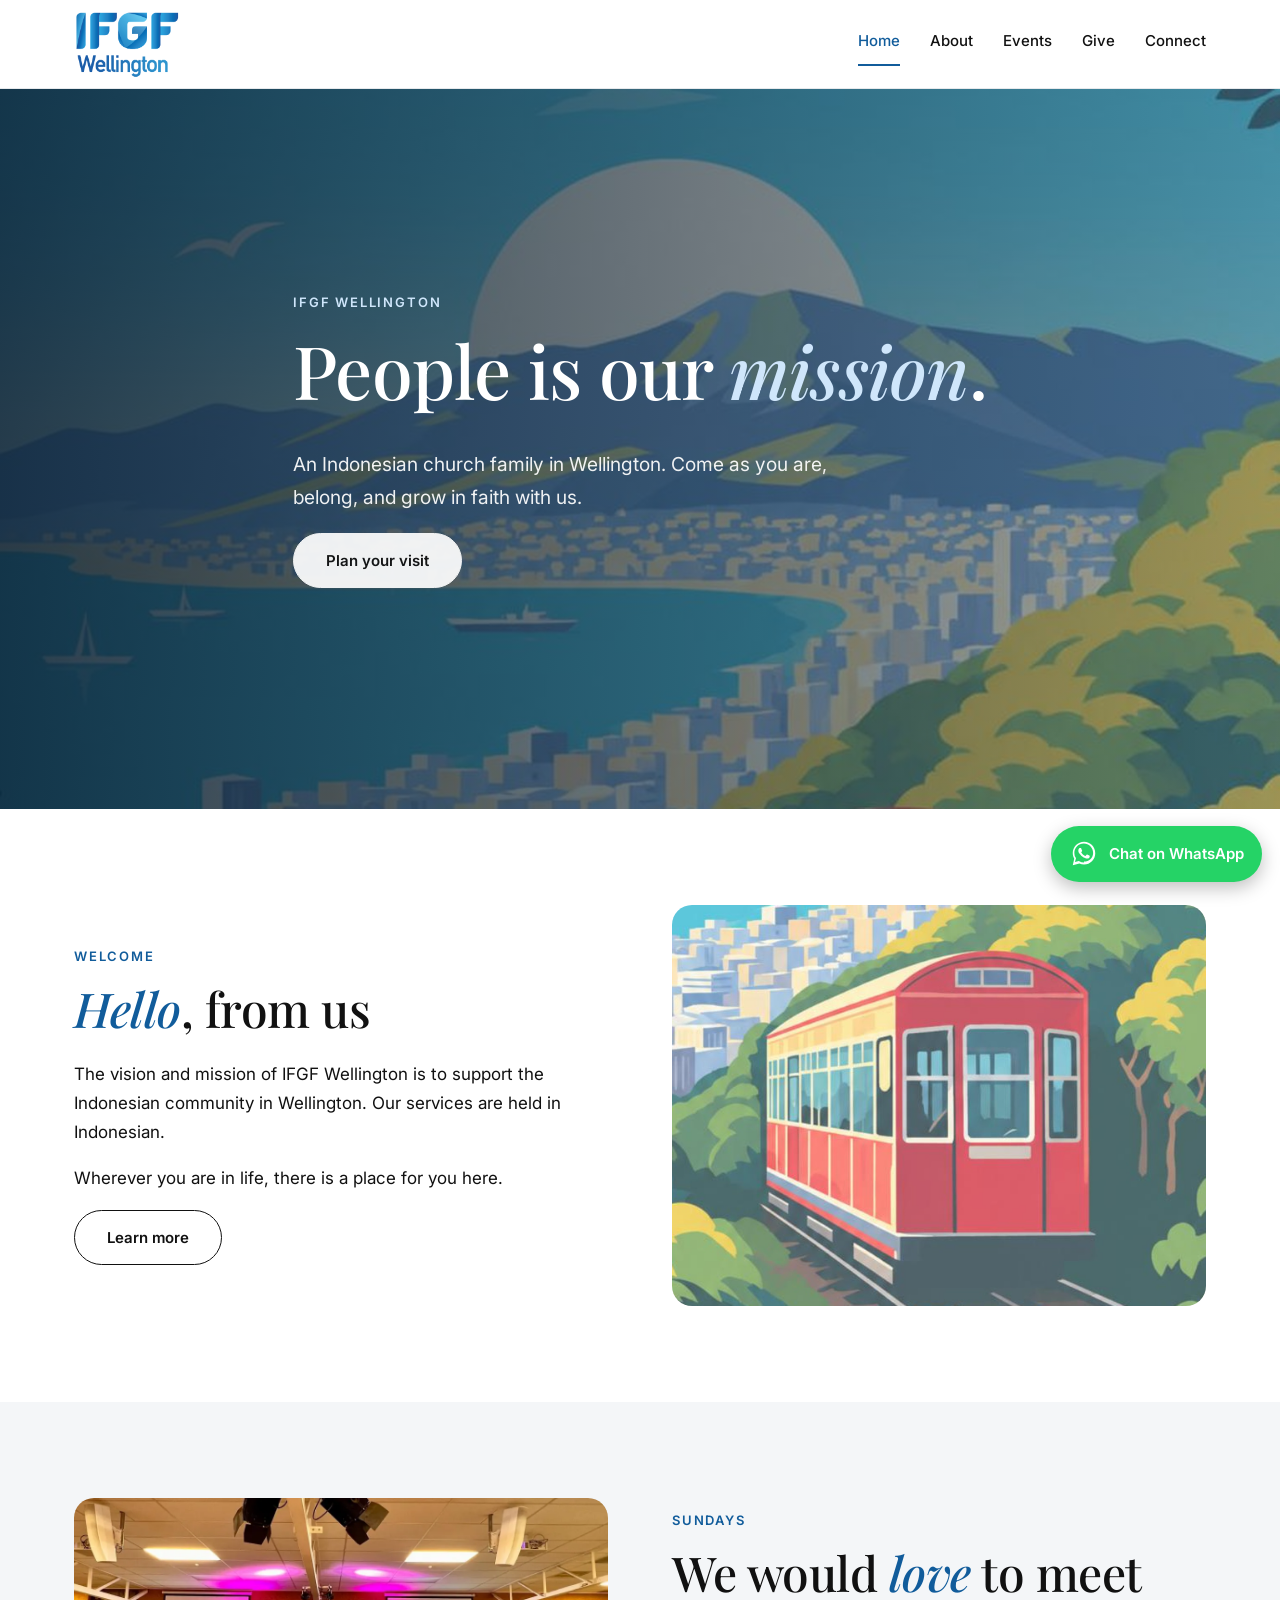
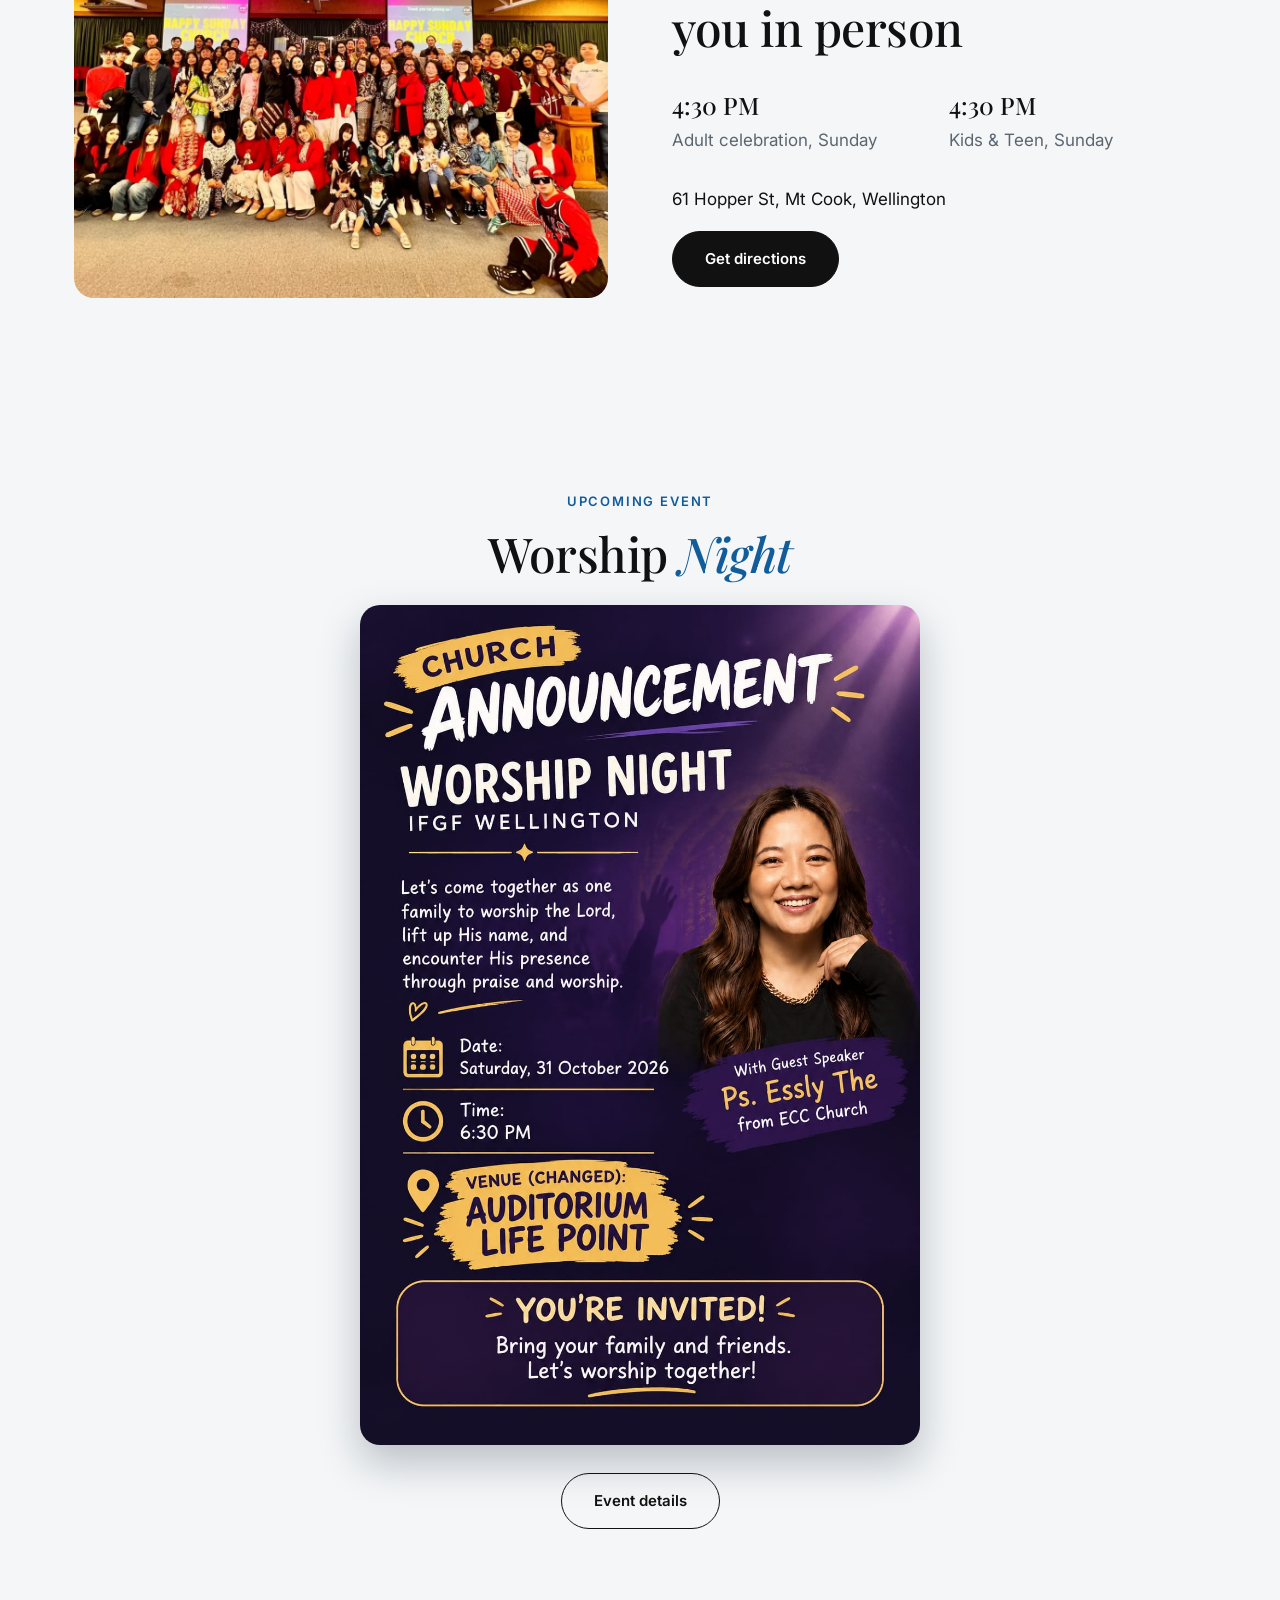
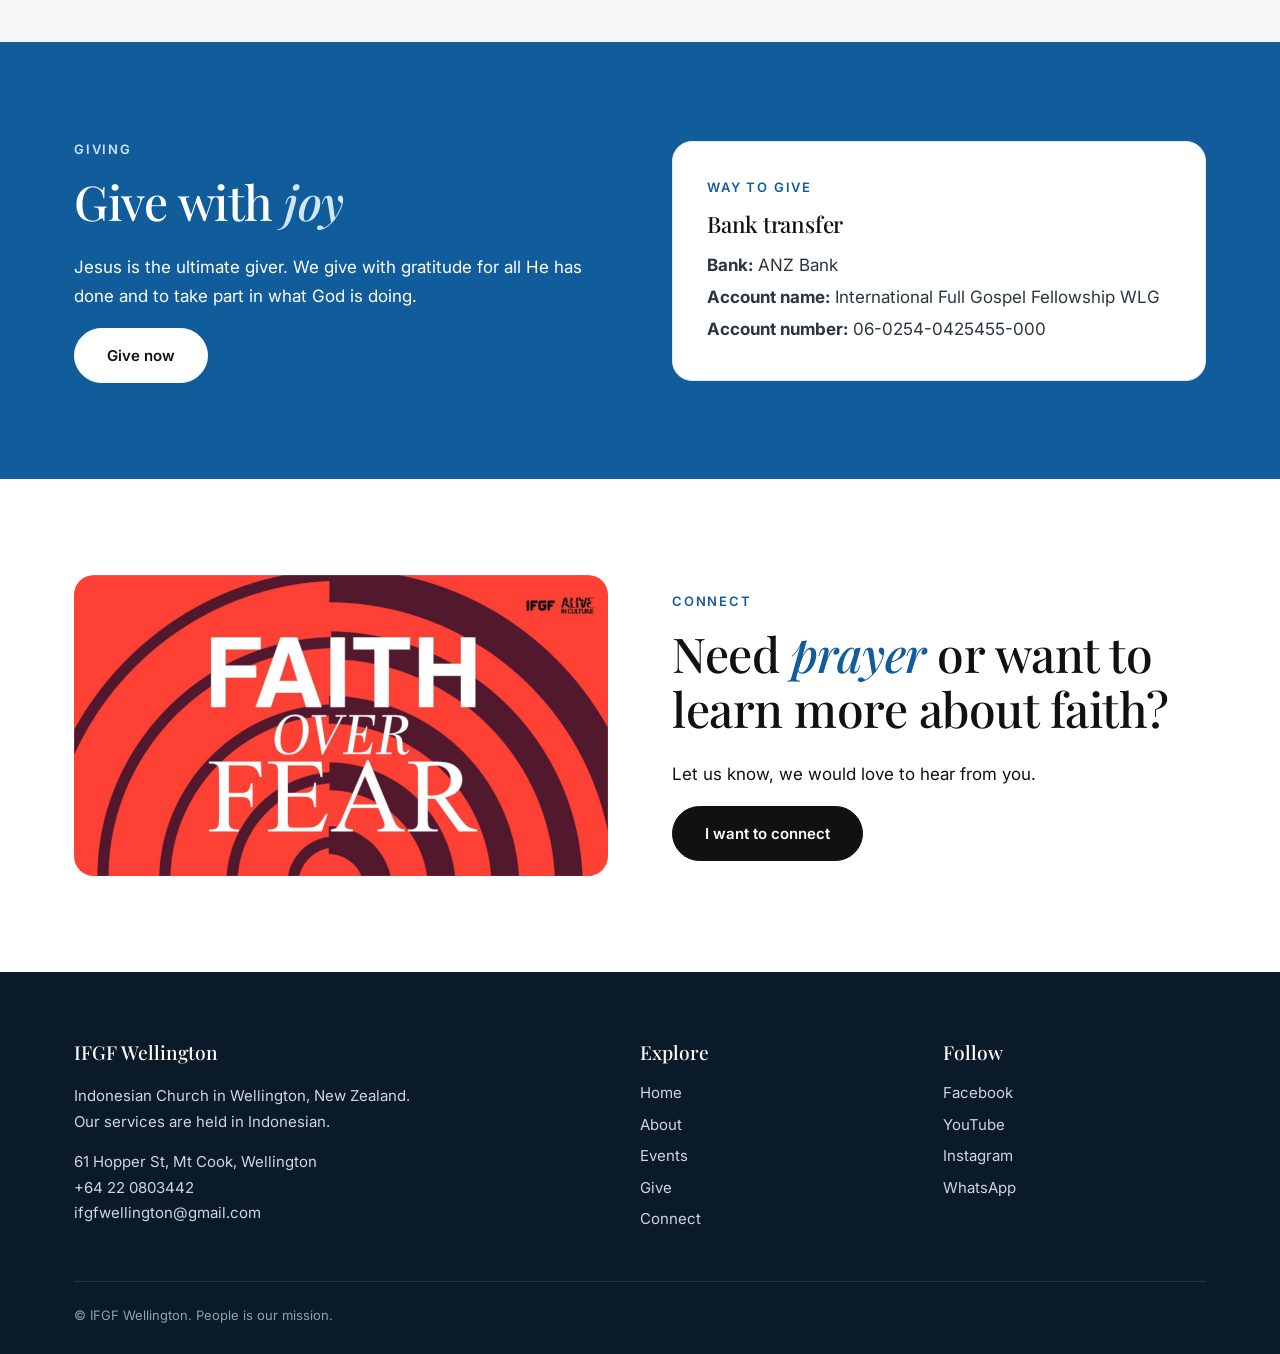
<file: index.html>
<!DOCTYPE html>
<html lang="en"><head><meta charset="utf-8"><meta name="viewport" content="width=device-width, initial-scale=1">
<title>IFGF Wellington - Indonesian Church in Wellington - Gereja Indonesia di Wellington, New Zealand</title>
<meta name="description" content="IFGF Wellington - Indonesian Church in Wellington - Wellington, New Zealand. Sunday celebration at 4:30 PM, 61 Hopper St, Mt Cook.">
<link rel="preconnect" href="https://fonts.googleapis.com"><link rel="preconnect" href="https://fonts.gstatic.com" crossorigin>
<link href="https://fonts.googleapis.com/css2?family=Inter:wght@400;500;600&family=Playfair+Display:ital,wght@0,500;1,500&display=swap" rel="stylesheet">
<link rel="icon" href="images/favicon.ico" sizes="any">
<link rel="stylesheet" href="css/style.css"></head><body>
<header><div class="wrap"><a href="index.html"><img src="images/ifgf-logo-blue.png" alt="IFGF Wellington"></a>
<button class="burger" aria-label="Menu" onclick="document.getElementById('nav').classList.toggle('open')">&#9776;</button>
<nav id="nav"><ul><li><a href="index.html" class=active>Home</a></li><li><a href="about.html">About</a></li><li><a href="events.html">Events</a></li><li><a href="give.html">Give</a></li><li><a href="connect.html">Connect</a></li></ul></nav></div></header>
<div class="hero" style="background-image:url(images/wellington-hero-16x9.jpg)"><div class="wrap"><div class="eyebrow">IFGF Wellington</div>
<h1>People is our <em>mission</em>.</h1><p>An Indonesian church family in Wellington. Come as you are, belong, and grow in faith with us.</p><p><a class="btn light" href="connect.html">Plan your visit</a></p></div></div>
<section><div class="wrap split"><div><div class="eyebrow">Welcome</div><h2><em>Hello</em>, from us</h2>
<p>The vision and mission of IFGF Wellington is to support the Indonesian community in Wellington. Our services are held in Indonesian.</p>
<p>Wherever you are in life, there is a place for you here.</p><a class="btn ghost" href="about.html">Learn more</a></div>
<div class="photo"><img src="images/wellington-tram-4x3.jpg" alt="Wellington cable car" loading="lazy"></div></div></section>
<section class="soft"><div class="wrap split rev"><div><div class="eyebrow">Sundays</div><h2>We would <em>love</em> to meet you in person</h2>
<div class="facts"><div class="fact"><strong>4:30 PM</strong><span>Adult celebration, Sunday</span></div><div class="fact"><strong>4:30 PM</strong><span>Kids &amp; Teen, Sunday</span></div></div>
<p>61 Hopper St, Mt Cook, Wellington</p><a class="btn" href="connect.html">Get directions</a></div>
<div class="photo"><img src="images/Community.png" alt="IFGF Wellington community" loading="lazy"></div></div></section>
<section class="soft"><div class="wrap center"><div class="eyebrow">Upcoming event</div><h2>Worship <em>Night</em></h2><figure class="flyer"><img src="images/WorshipNight.jpeg" alt="Worship Night, IFGF Wellington. Saturday 31 October 2026, 6:30 PM, Onslow Community Church, 4 Ngatoto Street. Guest speaker Ps. Essly The from ECC Church." loading="lazy"></figure><p style="margin-top:28px"><a class="btn ghost" href="events.html">Event details</a></p></div></section>
<section class="dark"><div class="wrap split"><div><div class="eyebrow">Giving</div><h2>Give with <em>joy</em></h2>
<p>Jesus is the ultimate giver. We give with gratitude for all He has done and to take part in what God is doing.</p><a class="btn light" href="give.html">Give now</a></div>
<div class="card"><div class="eyebrow">Way to give</div><h3>Bank transfer</h3><p><b>Bank:</b> ANZ Bank<br><b>Account name:</b> International Full Gospel Fellowship WLG<br><b>Account number:</b> 06-0254-0425455-000</p></div></div></section>
<section><div class="wrap split rev"><div><div class="eyebrow">Connect</div><h2>Need <em>prayer</em> or want to learn more about faith?</h2><p>Let us know, we would love to hear from you.</p>
<a class="btn" href="connect.html">I want to connect</a></div>
<div class="photo" style="aspect-ratio:16/9"><img src="images/FaithOverFear.png" alt="Faith over fear" loading="lazy"></div></div></section>
<footer><div class="wrap"><div><h4>IFGF Wellington</h4><p>Indonesian Church in Wellington, New Zealand.<br>Our services are held in Indonesian.</p>
<p>61 Hopper St, Mt Cook, Wellington<br>+64 22 0803442<br>ifgfwellington@gmail.com</p></div>
<div><h4>Explore</h4><a href="index.html">Home</a><a href="about.html">About</a><a href="events.html">Events</a><a href="give.html">Give</a><a href="connect.html">Connect</a></div>
<div><h4>Follow</h4><a href="https://www.facebook.com/ifgfgisi.wellington">Facebook</a><a href="https://www.youtube.com/@ifgfwellington3514/streams">YouTube</a><a href="https://www.instagram.com/ifgfwellington/">Instagram</a><a href="https://wa.me/64220803442?text=Hi%20IFGF%20Wellington%2C%20I%27d%20like%20to%20know%20more." target="_blank" rel="noopener">WhatsApp</a></div>
<div class="copy">&copy; IFGF Wellington. People is our mission.</div></div></footer><a class="wa-float" href="https://wa.me/64220803442?text=Hi%20IFGF%20Wellington%2C%20I%27d%20like%20to%20know%20more." target="_blank" rel="noopener" aria-label="Chat with us on WhatsApp"><svg viewBox="0 0 32 32" width="30" height="30" aria-hidden="true" fill="#fff"><path d="M16.04 3C9.4 3 4 8.4 4 15.03c0 2.12.55 4.19 1.6 6.01L4 28l7.1-1.86a12.03 12.03 0 0 0 4.94 1.05h.01C22.68 27.19 28 21.8 28 15.17 28 8.4 22.68 3 16.04 3zm0 22.1h-.01a10 10 0 0 1-5.1-1.4l-.37-.22-4.21 1.1 1.12-4.1-.24-.38a9.94 9.94 0 0 1-1.53-5.3c0-5.5 4.5-9.98 10.05-9.98 5.5 0 9.98 4.48 9.98 9.98 0 5.5-4.48 9.3-9.69 9.3zm5.5-7.5c-.3-.15-1.78-.88-2.05-.98-.28-.1-.48-.15-.68.15-.2.3-.78.98-.95 1.18-.17.2-.35.23-.65.08-.3-.15-1.27-.47-2.42-1.5-.9-.8-1.5-1.78-1.67-2.08-.17-.3-.02-.46.13-.6.13-.14.3-.35.45-.52.15-.18.2-.3.3-.5.1-.2.05-.38-.02-.53-.08-.15-.68-1.64-.93-2.24-.25-.58-.5-.5-.68-.5h-.58c-.2 0-.53.08-.8.38-.28.3-1.05 1.03-1.05 2.5s1.08 2.9 1.23 3.1c.15.2 2.12 3.23 5.13 4.53.72.3 1.28.5 1.72.64.72.23 1.37.2 1.88.12.57-.08 1.78-.73 2.03-1.43.25-.7.25-1.3.18-1.43-.08-.12-.28-.2-.58-.35z"/></svg><span>Chat on WhatsApp</span></a></body></html>
</file>
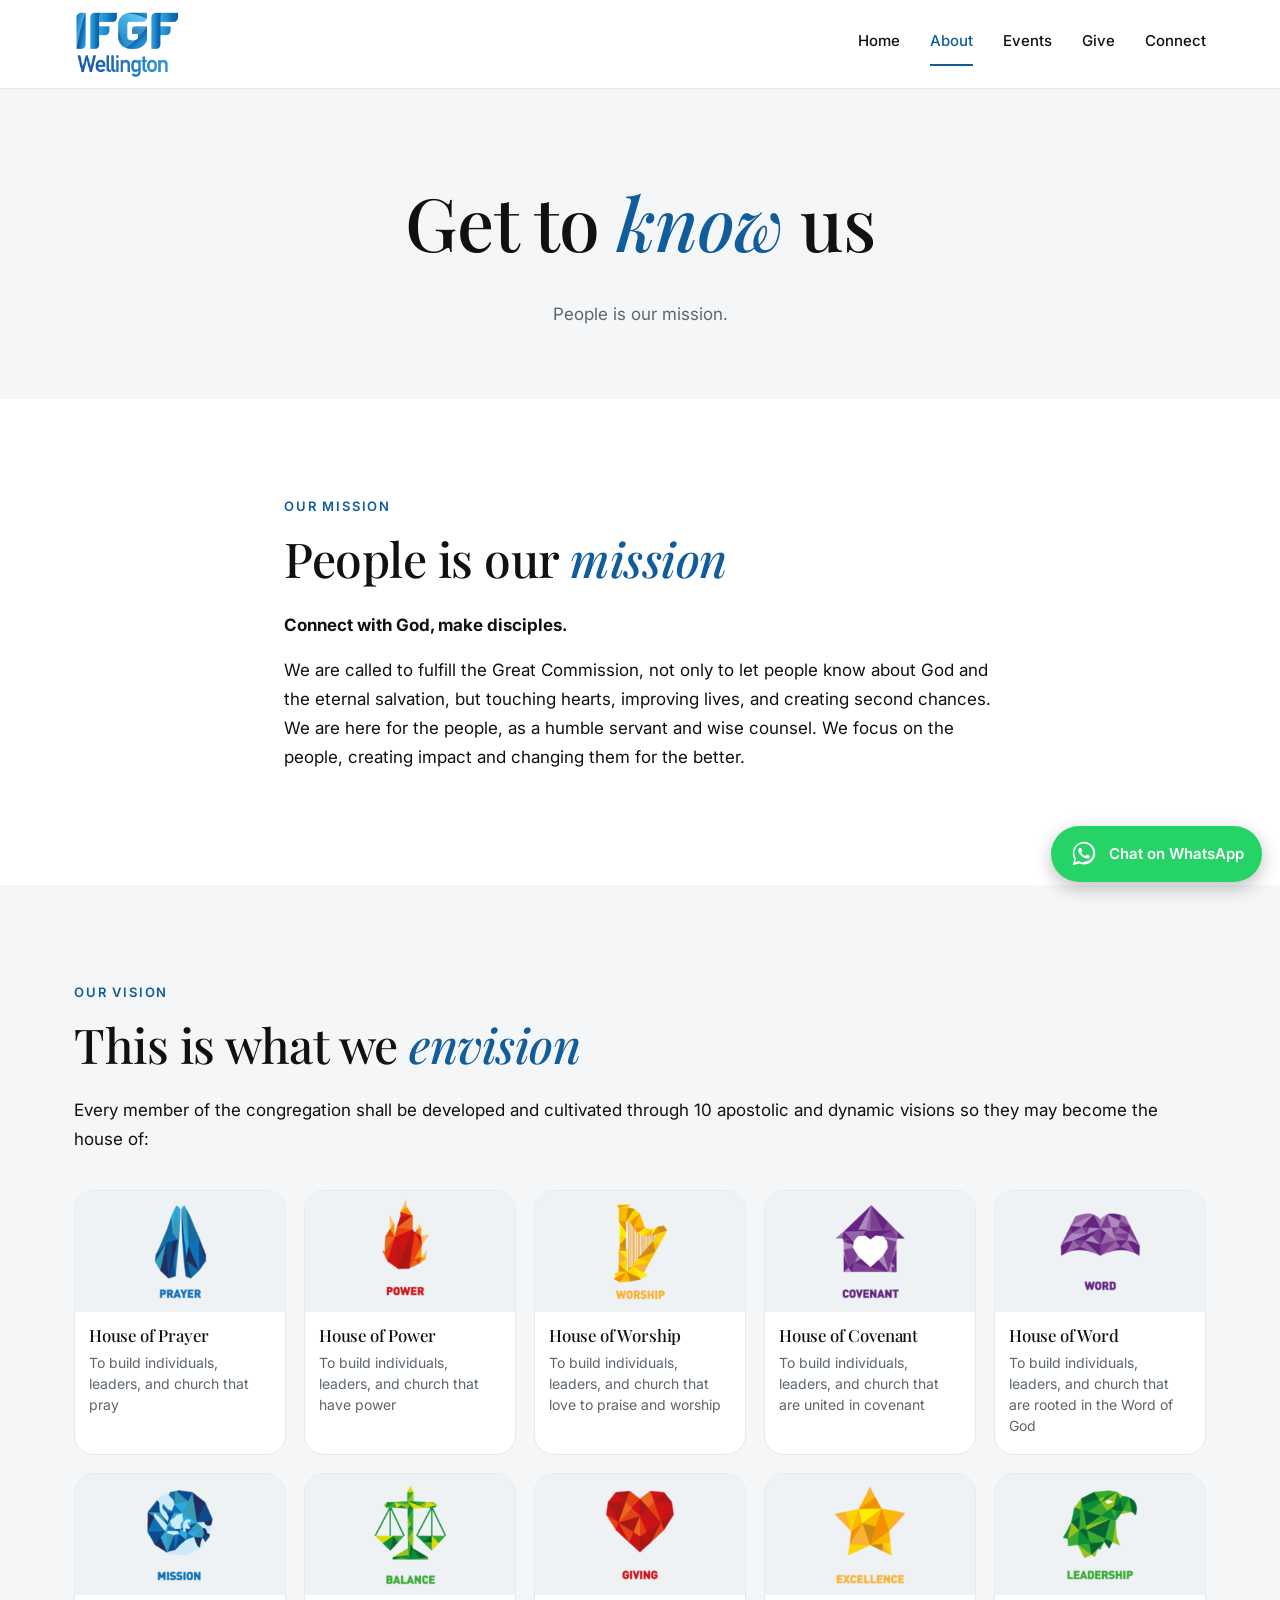
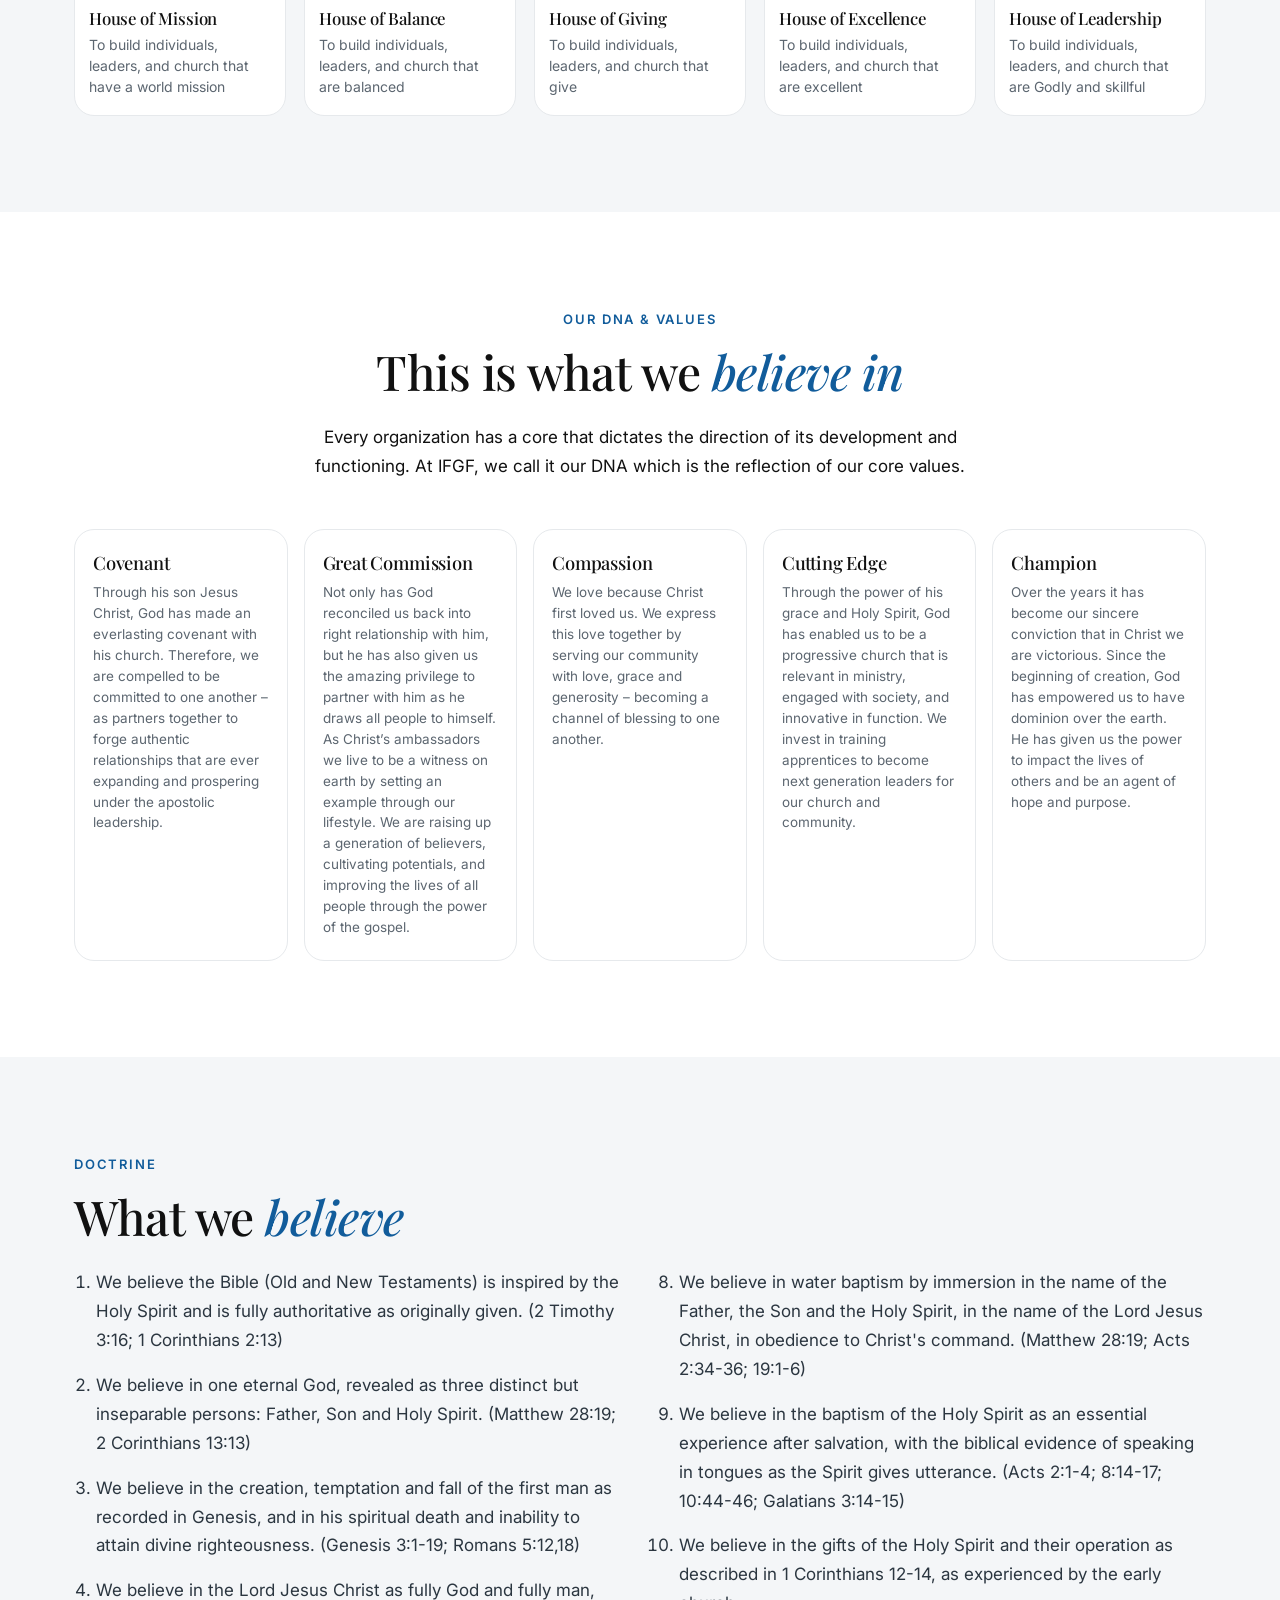
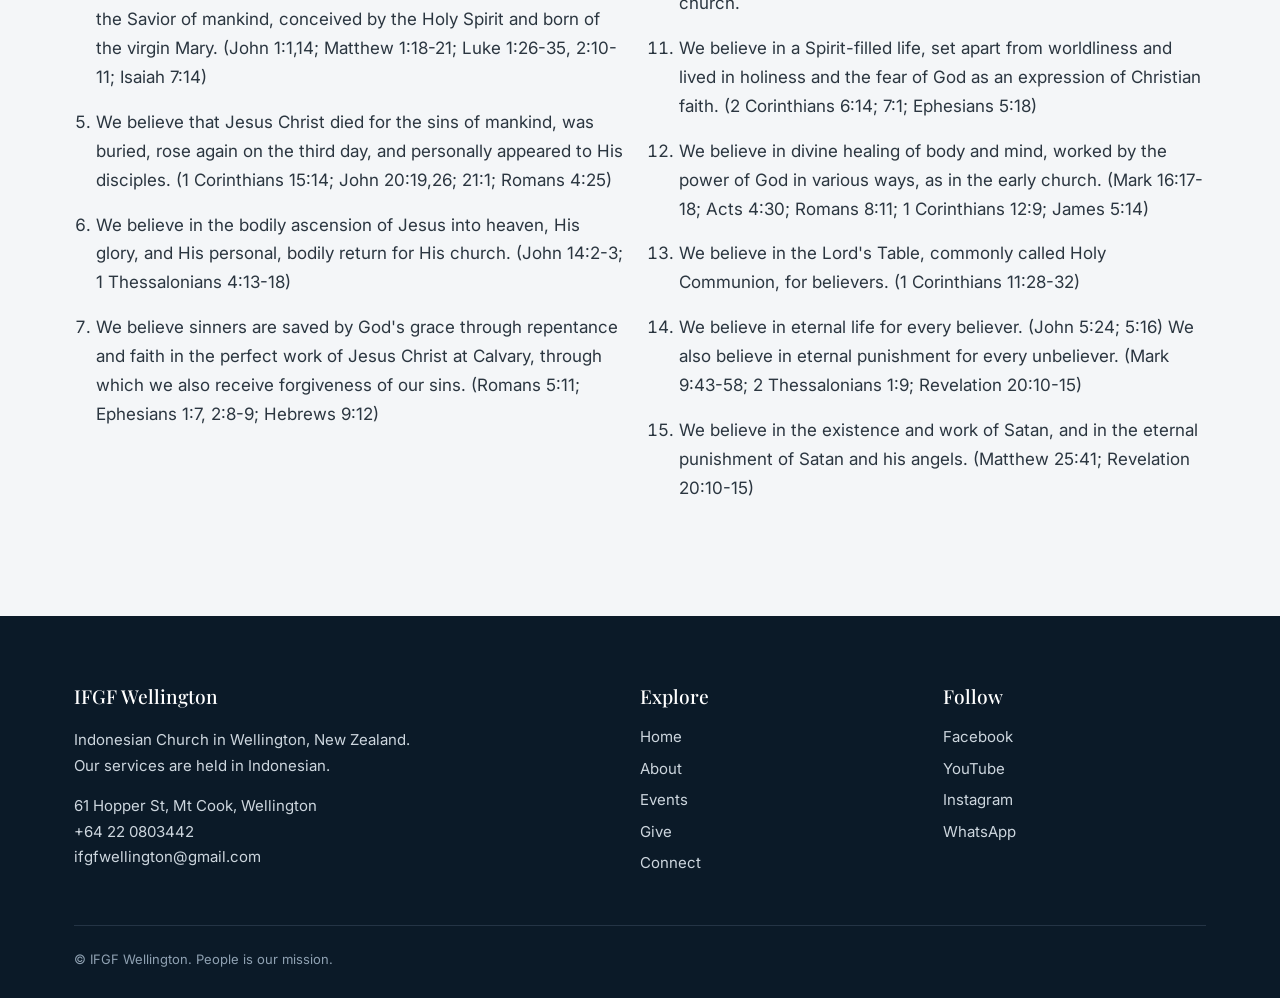
<file: about.html>
<!DOCTYPE html>
<html lang="en"><head><meta charset="utf-8"><meta name="viewport" content="width=device-width, initial-scale=1">
<title>About | IFGF Wellington</title>
<meta name="description" content="IFGF Wellington - Indonesian Church in Wellington - Wellington, New Zealand. Sunday celebration at 4:30 PM, 61 Hopper St, Mt Cook.">
<link rel="preconnect" href="https://fonts.googleapis.com"><link rel="preconnect" href="https://fonts.gstatic.com" crossorigin>
<link href="https://fonts.googleapis.com/css2?family=Inter:wght@400;500;600&family=Playfair+Display:ital,wght@0,500;1,500&display=swap" rel="stylesheet">
<link rel="icon" href="images/favicon.ico" sizes="any">
<link rel="stylesheet" href="css/style.css"></head><body>
<header><div class="wrap"><a href="index.html"><img src="images/ifgf-logo-blue.png" alt="IFGF Wellington"></a>
<button class="burger" aria-label="Menu" onclick="document.getElementById('nav').classList.toggle('open')">&#9776;</button>
<nav id="nav"><ul><li><a href="index.html">Home</a></li><li><a href="about.html" class=active>About</a></li><li><a href="events.html">Events</a></li><li><a href="give.html">Give</a></li><li><a href="connect.html">Connect</a></li></ul></nav></div></header>
<div class="page-hero"><div class="wrap narrow"><h1>Get to <em>know</em> us</h1><p>People is our mission.</p></div></div>
<section><div class="wrap narrow"><div class="eyebrow">Our mission</div><h2>People is our <em>mission</em></h2>
<p><strong>Connect with God, make disciples.</strong></p>
<p>We are called to fulfill the Great Commission, not only to let people know about God and the eternal salvation, but touching hearts, improving lives, and creating second chances. We are here for the people, as a humble servant and wise counsel. We focus on the people, creating impact and changing them for the better.</p></div></section>
<section class="soft"><div class="wrap"><div class="eyebrow">Our vision</div><h2>This is what we <em>envision</em></h2><p>Every member of the congregation shall be developed and cultivated through 10 apostolic and dynamic visions so they may become the house of:</p>
<div class="vgrid"><div class="vcard"><img src="images/prayer-300x173.png" alt="House of Prayer" loading="lazy"><div class="vtxt"><h3>House of Prayer</h3><p>To build individuals, leaders, and church that pray</p></div></div><div class="vcard"><img src="images/power-300x173.png" alt="House of Power" loading="lazy"><div class="vtxt"><h3>House of Power</h3><p>To build individuals, leaders, and church that have power</p></div></div><div class="vcard"><img src="images/worship-300x173.png" alt="House of Worship" loading="lazy"><div class="vtxt"><h3>House of Worship</h3><p>To build individuals, leaders, and church that love to praise and worship</p></div></div><div class="vcard"><img src="images/covenant-300x173.png" alt="House of Covenant" loading="lazy"><div class="vtxt"><h3>House of Covenant</h3><p>To build individuals, leaders, and church that are united in covenant</p></div></div><div class="vcard"><img src="images/word-300x173.png" alt="House of Word" loading="lazy"><div class="vtxt"><h3>House of Word</h3><p>To build individuals, leaders, and church that are rooted in the Word of God</p></div></div><div class="vcard"><img src="images/mission-300x173.png" alt="House of Mission" loading="lazy"><div class="vtxt"><h3>House of Mission</h3><p>To build individuals, leaders, and church that have a world mission</p></div></div><div class="vcard"><img src="images/balance-300x173.png" alt="House of Balance" loading="lazy"><div class="vtxt"><h3>House of Balance</h3><p>To build individuals, leaders, and church that are balanced</p></div></div><div class="vcard"><img src="images/giving-300x173.png" alt="House of Giving" loading="lazy"><div class="vtxt"><h3>House of Giving</h3><p>To build individuals, leaders, and church that give</p></div></div><div class="vcard"><img src="images/excellence-300x173.png" alt="House of Excellence" loading="lazy"><div class="vtxt"><h3>House of Excellence</h3><p>To build individuals, leaders, and church that are excellent</p></div></div><div class="vcard"><img src="images/leadership-300x173.png" alt="House of Leadership" loading="lazy"><div class="vtxt"><h3>House of Leadership</h3><p>To build individuals, leaders, and church that are Godly and skillful</p></div></div></div></div></section>
<section><div class="wrap"><div class="center"><div class="eyebrow">Our DNA &amp; values</div><h2>This is what we <em>believe in</em></h2><p style="max-width:700px;margin:0 auto">Every organization has a core that dictates the direction of its development and functioning. At IFGF, we call it our DNA which is the reflection of our core values.</p></div>
<div class="cards values-cards"><div class="card"><h3>Covenant</h3><p>Through his son Jesus Christ, God has made an everlasting covenant with his church. Therefore, we are compelled to be committed to one another – as partners together to forge authentic relationships that are ever expanding and prospering under the apostolic leadership.</p></div><div class="card"><h3>Great Commission</h3><p>Not only has God reconciled us back into right relationship with him, but he has also given us the amazing privilege to partner with him as he draws all people to himself. As Christ’s ambassadors we live to be a witness on earth by setting an example through our lifestyle. We are raising up a generation of believers, cultivating potentials, and improving the lives of all people through the power of the gospel.</p></div><div class="card"><h3>Compassion</h3><p>We love because Christ first loved us. We express this love together by serving our community with love, grace and generosity – becoming a channel of blessing to one another.</p></div><div class="card"><h3>Cutting Edge</h3><p>Through the power of his grace and Holy Spirit, God has enabled us to be a progressive church that is relevant in ministry, engaged with society, and innovative in function. We invest in training apprentices to become next generation leaders for our church and community.</p></div><div class="card"><h3>Champion</h3><p>Over the years it has become our sincere conviction that in Christ we are victorious. Since the beginning of creation, God has empowered us to have dominion over the earth. He has given us the power to impact the lives of others and be an agent of hope and purpose.</p></div></div></div></section>
<section class="soft"><div class="wrap"><div class="eyebrow">Doctrine</div><h2>What we <em>believe</em></h2><ol class="beliefs"><li>We believe the Bible (Old and New Testaments) is inspired by the Holy Spirit and is fully authoritative as originally given. (2 Timothy 3:16; 1 Corinthians 2:13)</li><li>We believe in one eternal God, revealed as three distinct but inseparable persons: Father, Son and Holy Spirit. (Matthew 28:19; 2 Corinthians 13:13)</li><li>We believe in the creation, temptation and fall of the first man as recorded in Genesis, and in his spiritual death and inability to attain divine righteousness. (Genesis 3:1-19; Romans 5:12,18)</li><li>We believe in the Lord Jesus Christ as fully God and fully man, the Savior of mankind, conceived by the Holy Spirit and born of the virgin Mary. (John 1:1,14; Matthew 1:18-21; Luke 1:26-35, 2:10-11; Isaiah 7:14)</li><li>We believe that Jesus Christ died for the sins of mankind, was buried, rose again on the third day, and personally appeared to His disciples. (1 Corinthians 15:14; John 20:19,26; 21:1; Romans 4:25)</li><li>We believe in the bodily ascension of Jesus into heaven, His glory, and His personal, bodily return for His church. (John 14:2-3; 1 Thessalonians 4:13-18)</li><li>We believe sinners are saved by God's grace through repentance and faith in the perfect work of Jesus Christ at Calvary, through which we also receive forgiveness of our sins. (Romans 5:11; Ephesians 1:7, 2:8-9; Hebrews 9:12)</li><li>We believe in water baptism by immersion in the name of the Father, the Son and the Holy Spirit, in the name of the Lord Jesus Christ, in obedience to Christ's command. (Matthew 28:19; Acts 2:34-36; 19:1-6)</li><li>We believe in the baptism of the Holy Spirit as an essential experience after salvation, with the biblical evidence of speaking in tongues as the Spirit gives utterance. (Acts 2:1-4; 8:14-17; 10:44-46; Galatians 3:14-15)</li><li>We believe in the gifts of the Holy Spirit and their operation as described in 1 Corinthians 12-14, as experienced by the early church.</li><li>We believe in a Spirit-filled life, set apart from worldliness and lived in holiness and the fear of God as an expression of Christian faith. (2 Corinthians 6:14; 7:1; Ephesians 5:18)</li><li>We believe in divine healing of body and mind, worked by the power of God in various ways, as in the early church. (Mark 16:17-18; Acts 4:30; Romans 8:11; 1 Corinthians 12:9; James 5:14)</li><li>We believe in the Lord's Table, commonly called Holy Communion, for believers. (1 Corinthians 11:28-32)</li><li>We believe in eternal life for every believer. (John 5:24; 5:16) We also believe in eternal punishment for every unbeliever. (Mark 9:43-58; 2 Thessalonians 1:9; Revelation 20:10-15)</li><li>We believe in the existence and work of Satan, and in the eternal punishment of Satan and his angels. (Matthew 25:41; Revelation 20:10-15)</li></ol></div></section>
<footer><div class="wrap"><div><h4>IFGF Wellington</h4><p>Indonesian Church in Wellington, New Zealand.<br>Our services are held in Indonesian.</p>
<p>61 Hopper St, Mt Cook, Wellington<br>+64 22 0803442<br>ifgfwellington@gmail.com</p></div>
<div><h4>Explore</h4><a href="index.html">Home</a><a href="about.html">About</a><a href="events.html">Events</a><a href="give.html">Give</a><a href="connect.html">Connect</a></div>
<div><h4>Follow</h4><a href="https://www.facebook.com/ifgfgisi.wellington">Facebook</a><a href="https://www.youtube.com/@ifgfwellington3514/streams">YouTube</a><a href="https://www.instagram.com/ifgfwellington/">Instagram</a><a href="https://wa.me/64220803442?text=Hi%20IFGF%20Wellington%2C%20I%27d%20like%20to%20know%20more." target="_blank" rel="noopener">WhatsApp</a></div>
<div class="copy">&copy; IFGF Wellington. People is our mission.</div></div></footer><a class="wa-float" href="https://wa.me/64220803442?text=Hi%20IFGF%20Wellington%2C%20I%27d%20like%20to%20know%20more." target="_blank" rel="noopener" aria-label="Chat with us on WhatsApp"><svg viewBox="0 0 32 32" width="30" height="30" aria-hidden="true" fill="#fff"><path d="M16.04 3C9.4 3 4 8.4 4 15.03c0 2.12.55 4.19 1.6 6.01L4 28l7.1-1.86a12.03 12.03 0 0 0 4.94 1.05h.01C22.68 27.19 28 21.8 28 15.17 28 8.4 22.68 3 16.04 3zm0 22.1h-.01a10 10 0 0 1-5.1-1.4l-.37-.22-4.21 1.1 1.12-4.1-.24-.38a9.94 9.94 0 0 1-1.53-5.3c0-5.5 4.5-9.98 10.05-9.98 5.5 0 9.98 4.48 9.98 9.98 0 5.5-4.48 9.3-9.69 9.3zm5.5-7.5c-.3-.15-1.78-.88-2.05-.98-.28-.1-.48-.15-.68.15-.2.3-.78.98-.95 1.18-.17.2-.35.23-.65.08-.3-.15-1.27-.47-2.42-1.5-.9-.8-1.5-1.78-1.67-2.08-.17-.3-.02-.46.13-.6.13-.14.3-.35.45-.52.15-.18.2-.3.3-.5.1-.2.05-.38-.02-.53-.08-.15-.68-1.64-.93-2.24-.25-.58-.5-.5-.68-.5h-.58c-.2 0-.53.08-.8.38-.28.3-1.05 1.03-1.05 2.5s1.08 2.9 1.23 3.1c.15.2 2.12 3.23 5.13 4.53.72.3 1.28.5 1.72.64.72.23 1.37.2 1.88.12.57-.08 1.78-.73 2.03-1.43.25-.7.25-1.3.18-1.43-.08-.12-.28-.2-.58-.35z"/></svg><span>Chat on WhatsApp</span></a></body></html>
</file>
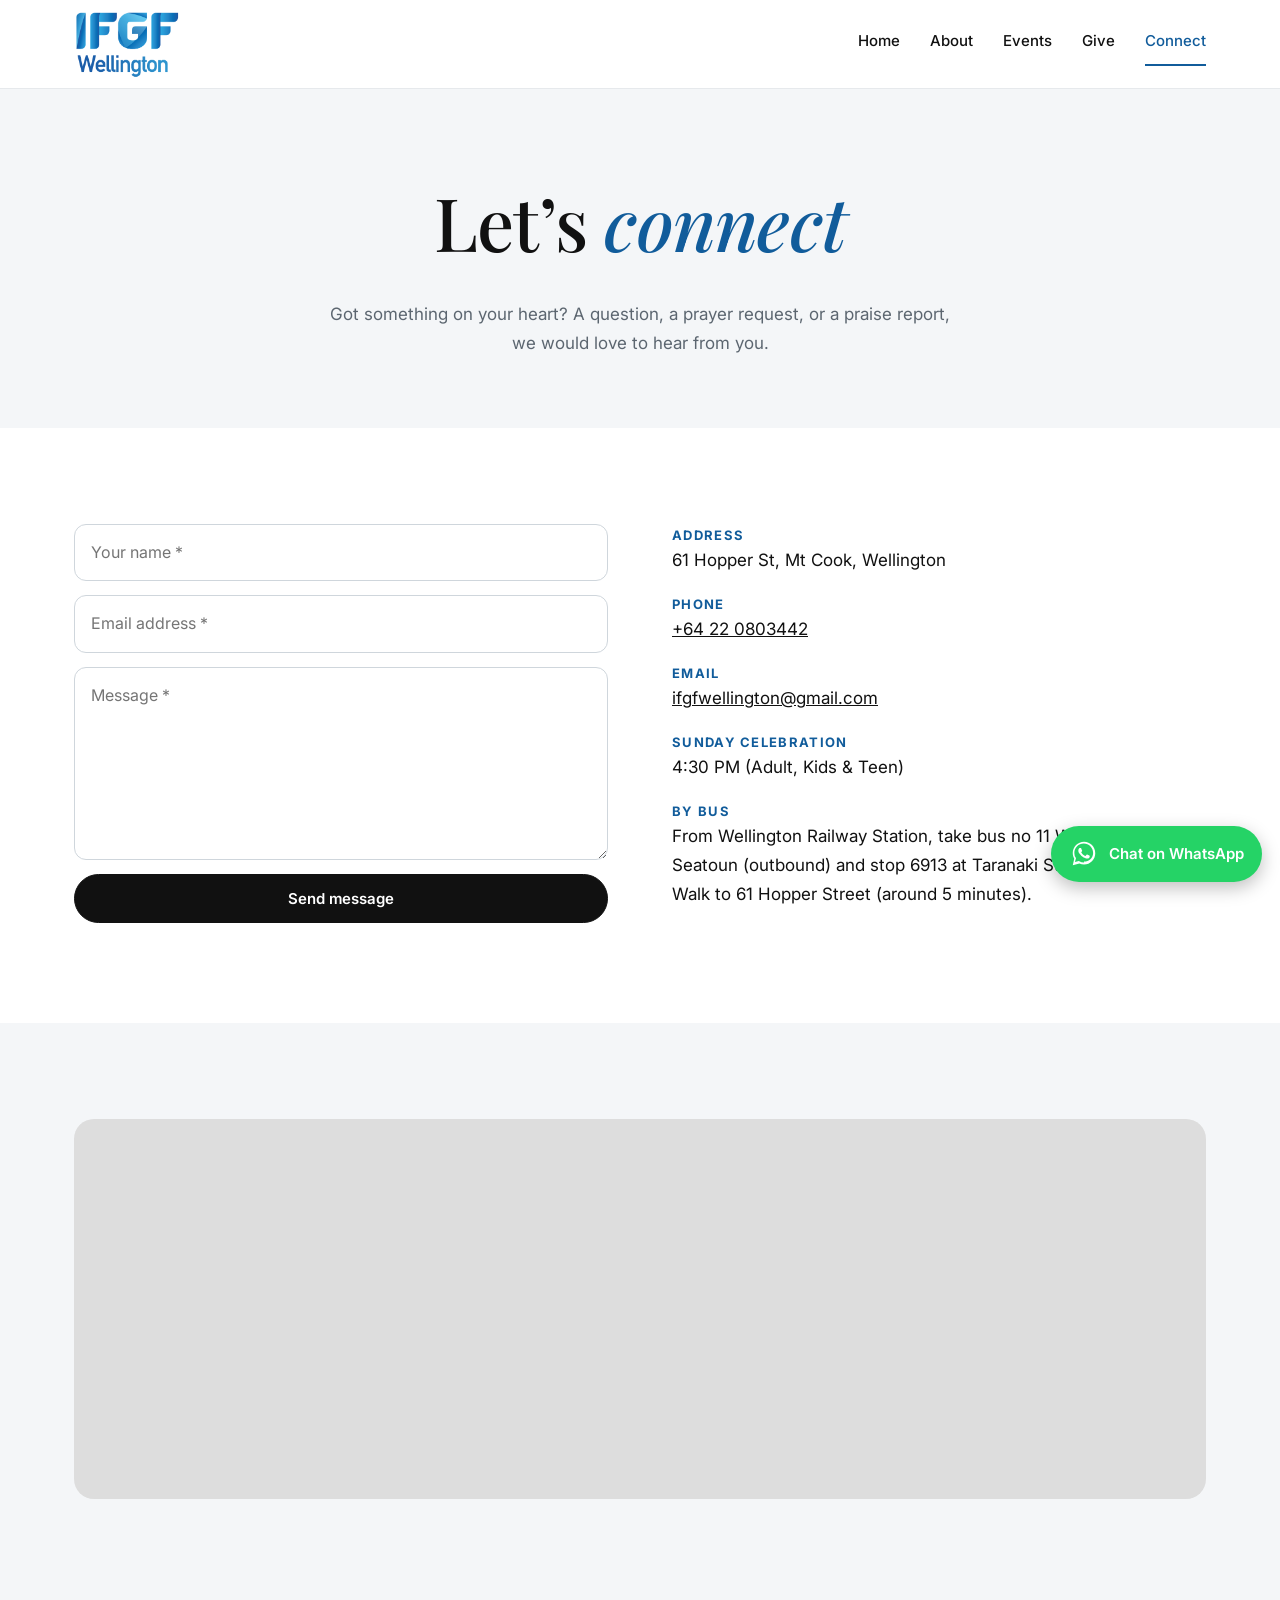
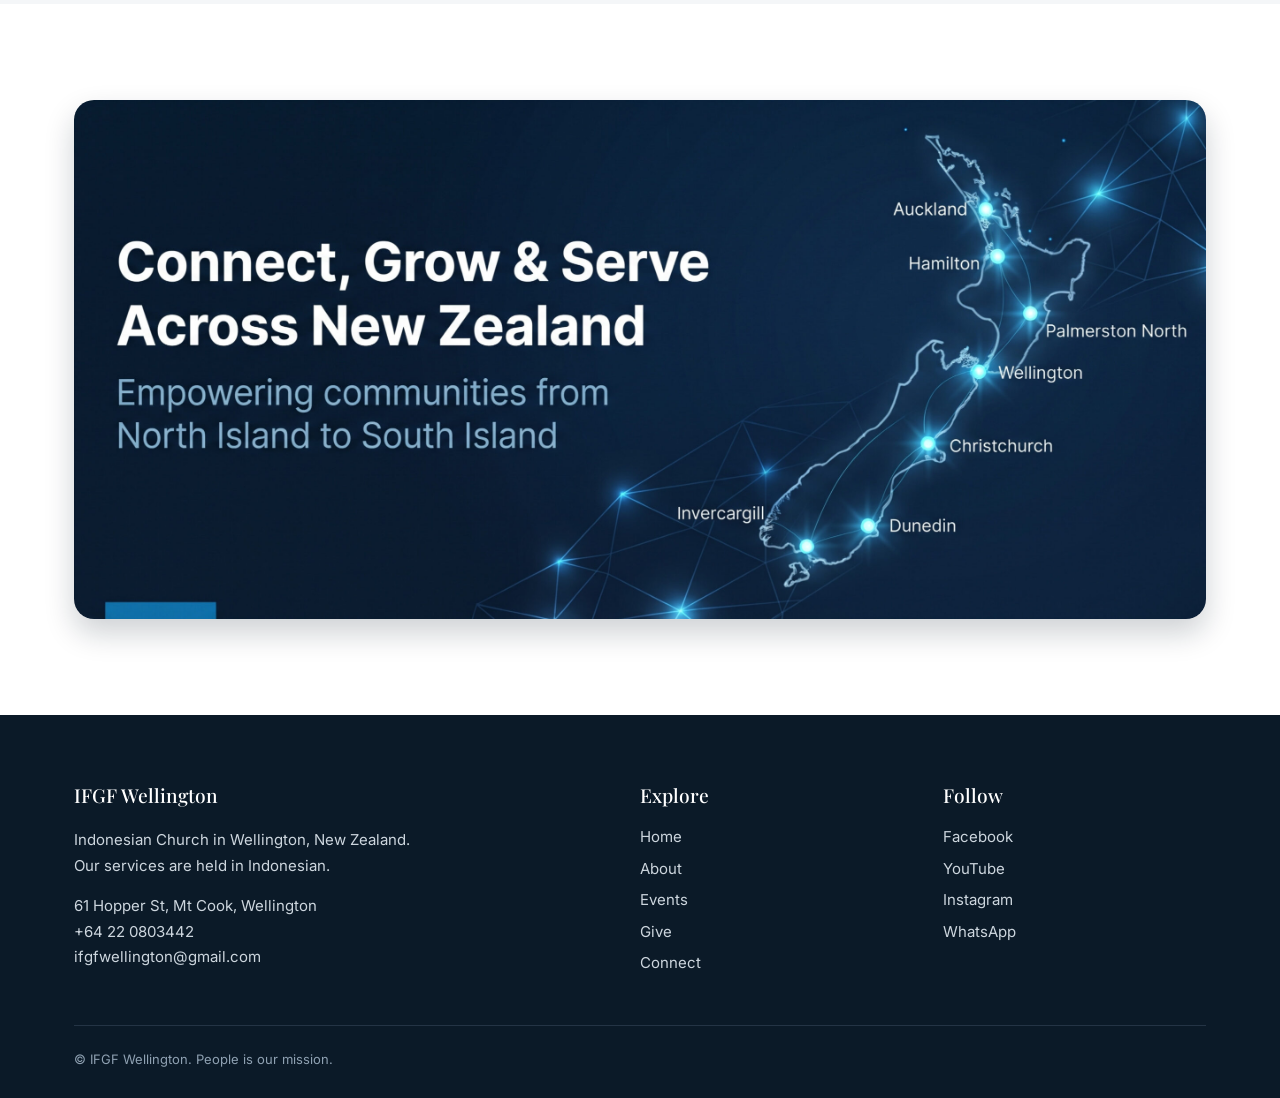
<file: connect.html>
<!DOCTYPE html>
<html lang="en"><head><meta charset="utf-8"><meta name="viewport" content="width=device-width, initial-scale=1">
<title>Connect | IFGF Wellington</title>
<meta name="description" content="IFGF Wellington - Indonesian Church in Wellington - Wellington, New Zealand. Sunday celebration at 4:30 PM, 61 Hopper St, Mt Cook.">
<link rel="preconnect" href="https://fonts.googleapis.com"><link rel="preconnect" href="https://fonts.gstatic.com" crossorigin>
<link href="https://fonts.googleapis.com/css2?family=Inter:wght@400;500;600&family=Playfair+Display:ital,wght@0,500;1,500&display=swap" rel="stylesheet">
<link rel="icon" href="images/favicon.ico" sizes="any">
<link rel="stylesheet" href="css/style.css"></head><body>
<header><div class="wrap"><a href="index.html"><img src="images/ifgf-logo-blue.png" alt="IFGF Wellington"></a>
<button class="burger" aria-label="Menu" onclick="document.getElementById('nav').classList.toggle('open')">&#9776;</button>
<nav id="nav"><ul><li><a href="index.html">Home</a></li><li><a href="about.html">About</a></li><li><a href="events.html">Events</a></li><li><a href="give.html">Give</a></li><li><a href="connect.html" class=active>Connect</a></li></ul></nav></div></header>
<div class="page-hero"><div class="wrap narrow"><h1>Let&rsquo;s <em>connect</em></h1><p>Got something on your heart? A question, a prayer request, or a praise report, we would love to hear from you.</p></div></div>
<section><div class="wrap split" style="align-items:start"><form action="mailto:ifgfwellington@gmail.com" method="post" enctype="text/plain"><input name="name" placeholder="Your name *" required><input name="email" type="email" placeholder="Email address *" required><textarea name="message" rows="6" placeholder="Message *" required></textarea><button class="btn" type="submit">Send message</button></form>
<div class="info"><p><b>Address</b>61 Hopper St, Mt Cook, Wellington</p><p><b>Phone</b><a href="tel:+64220803442">+64 22 0803442</a></p><p><b>Email</b><a href="mailto:ifgfwellington@gmail.com">ifgfwellington@gmail.com</a></p><p><b>Sunday celebration</b>4:30 PM (Adult, Kids &amp; Teen)</p>
<p><b>By bus</b>From Wellington Railway Station, take bus no 11 Wellington - Seatoun (outbound) and stop 6913 at Taranaki Street (near 217). Walk to 61 Hopper Street (around 5 minutes).</p></div></div></section>
<section class="soft"><div class="wrap"><iframe class="map" src="https://www.google.com/maps/d/u/0/embed?mid=19jysKDRL-ADLCKLC5aIo6jXIlxw" loading="lazy" title="Map"></iframe></div></section>
<section><div class="wrap"><a class="nzmap" href="https://ifgf.nz" target="_blank" rel="noopener"><img src="images/IFGFNZ.jpg" alt="IFGF across New Zealand: Auckland, Hamilton, Palmerston North, Wellington, Christchurch, Dunedin and Invercargill. Visit ifgf.nz" loading="lazy"></a></div></section>
<footer><div class="wrap"><div><h4>IFGF Wellington</h4><p>Indonesian Church in Wellington, New Zealand.<br>Our services are held in Indonesian.</p>
<p>61 Hopper St, Mt Cook, Wellington<br>+64 22 0803442<br>ifgfwellington@gmail.com</p></div>
<div><h4>Explore</h4><a href="index.html">Home</a><a href="about.html">About</a><a href="events.html">Events</a><a href="give.html">Give</a><a href="connect.html">Connect</a></div>
<div><h4>Follow</h4><a href="https://www.facebook.com/ifgfgisi.wellington">Facebook</a><a href="https://www.youtube.com/@ifgfwellington3514/streams">YouTube</a><a href="https://www.instagram.com/ifgfwellington/">Instagram</a><a href="https://wa.me/64220803442?text=Hi%20IFGF%20Wellington%2C%20I%27d%20like%20to%20know%20more." target="_blank" rel="noopener">WhatsApp</a></div>
<div class="copy">&copy; IFGF Wellington. People is our mission.</div></div></footer><a class="wa-float" href="https://wa.me/64220803442?text=Hi%20IFGF%20Wellington%2C%20I%27d%20like%20to%20know%20more." target="_blank" rel="noopener" aria-label="Chat with us on WhatsApp"><svg viewBox="0 0 32 32" width="30" height="30" aria-hidden="true" fill="#fff"><path d="M16.04 3C9.4 3 4 8.4 4 15.03c0 2.12.55 4.19 1.6 6.01L4 28l7.1-1.86a12.03 12.03 0 0 0 4.94 1.05h.01C22.68 27.19 28 21.8 28 15.17 28 8.4 22.68 3 16.04 3zm0 22.1h-.01a10 10 0 0 1-5.1-1.4l-.37-.22-4.21 1.1 1.12-4.1-.24-.38a9.94 9.94 0 0 1-1.53-5.3c0-5.5 4.5-9.98 10.05-9.98 5.5 0 9.98 4.48 9.98 9.98 0 5.5-4.48 9.3-9.69 9.3zm5.5-7.5c-.3-.15-1.78-.88-2.05-.98-.28-.1-.48-.15-.68.15-.2.3-.78.98-.95 1.18-.17.2-.35.23-.65.08-.3-.15-1.27-.47-2.42-1.5-.9-.8-1.5-1.78-1.67-2.08-.17-.3-.02-.46.13-.6.13-.14.3-.35.45-.52.15-.18.2-.3.3-.5.1-.2.05-.38-.02-.53-.08-.15-.68-1.64-.93-2.24-.25-.58-.5-.5-.68-.5h-.58c-.2 0-.53.08-.8.38-.28.3-1.05 1.03-1.05 2.5s1.08 2.9 1.23 3.1c.15.2 2.12 3.23 5.13 4.53.72.3 1.28.5 1.72.64.72.23 1.37.2 1.88.12.57-.08 1.78-.73 2.03-1.43.25-.7.25-1.3.18-1.43-.08-.12-.28-.2-.58-.35z"/></svg><span>Chat on WhatsApp</span></a></body></html>
</file>
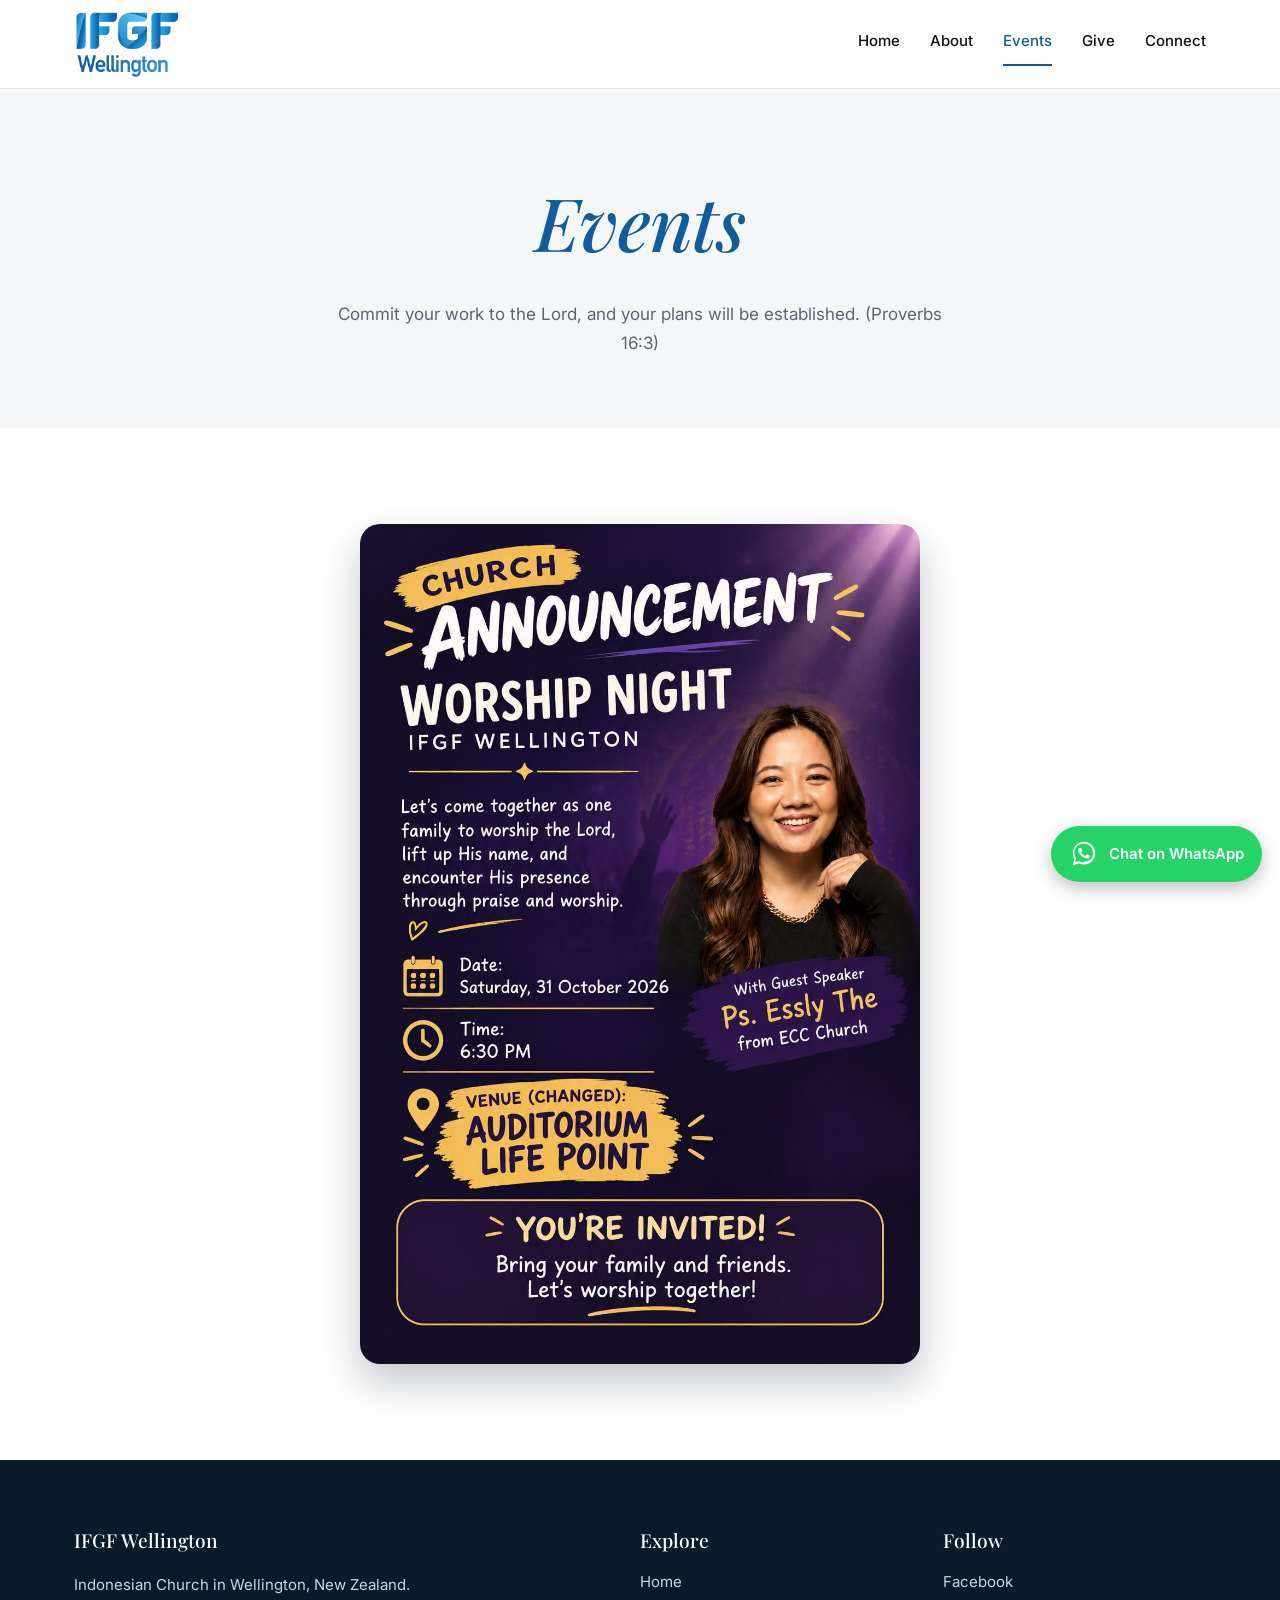
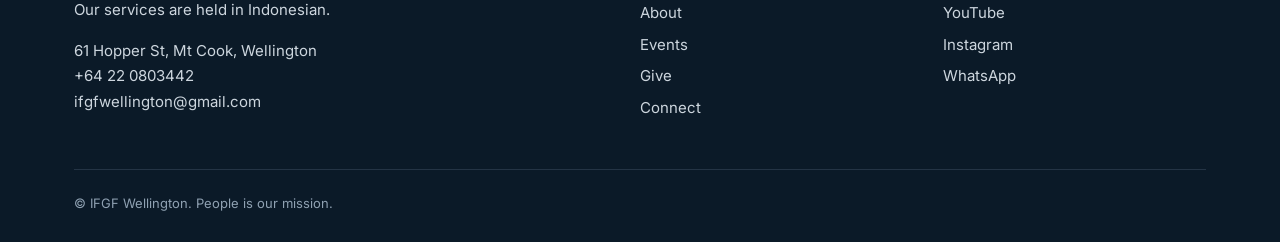
<file: events.html>
<!DOCTYPE html>
<html lang="en"><head><meta charset="utf-8"><meta name="viewport" content="width=device-width, initial-scale=1">
<title>Events | IFGF Wellington</title>
<meta name="description" content="IFGF Wellington - Indonesian Church in Wellington - Wellington, New Zealand. Sunday celebration at 4:30 PM, 61 Hopper St, Mt Cook.">
<link rel="preconnect" href="https://fonts.googleapis.com"><link rel="preconnect" href="https://fonts.gstatic.com" crossorigin>
<link href="https://fonts.googleapis.com/css2?family=Inter:wght@400;500;600&family=Playfair+Display:ital,wght@0,500;1,500&display=swap" rel="stylesheet">
<link rel="icon" href="images/favicon.ico" sizes="any">
<link rel="stylesheet" href="css/style.css"></head><body>
<header><div class="wrap"><a href="index.html"><img src="images/ifgf-logo-blue.png" alt="IFGF Wellington"></a>
<button class="burger" aria-label="Menu" onclick="document.getElementById('nav').classList.toggle('open')">&#9776;</button>
<nav id="nav"><ul><li><a href="index.html">Home</a></li><li><a href="about.html">About</a></li><li><a href="events.html" class=active>Events</a></li><li><a href="give.html">Give</a></li><li><a href="connect.html">Connect</a></li></ul></nav></div></header>
<div class="page-hero"><div class="wrap narrow"><h1><em>Events</em></h1><p>Commit your work to the Lord, and your plans will be established. (Proverbs 16:3)</p></div></div>
<section><div class="wrap center"><figure class="flyer"><img src="images/WorshipNight.jpeg" alt="Worship Night, IFGF Wellington. Saturday 31 October 2026, 6:30 PM, Onslow Community Church, 4 Ngatoto Street. Guest speaker Ps. Essly The from ECC Church." loading="lazy"></figure></div></section>
<footer><div class="wrap"><div><h4>IFGF Wellington</h4><p>Indonesian Church in Wellington, New Zealand.<br>Our services are held in Indonesian.</p>
<p>61 Hopper St, Mt Cook, Wellington<br>+64 22 0803442<br>ifgfwellington@gmail.com</p></div>
<div><h4>Explore</h4><a href="index.html">Home</a><a href="about.html">About</a><a href="events.html">Events</a><a href="give.html">Give</a><a href="connect.html">Connect</a></div>
<div><h4>Follow</h4><a href="https://www.facebook.com/ifgfgisi.wellington">Facebook</a><a href="https://www.youtube.com/@ifgfwellington3514/streams">YouTube</a><a href="https://www.instagram.com/ifgfwellington/">Instagram</a><a href="https://wa.me/64220803442?text=Hi%20IFGF%20Wellington%2C%20I%27d%20like%20to%20know%20more." target="_blank" rel="noopener">WhatsApp</a></div>
<div class="copy">&copy; IFGF Wellington. People is our mission.</div></div></footer><a class="wa-float" href="https://wa.me/64220803442?text=Hi%20IFGF%20Wellington%2C%20I%27d%20like%20to%20know%20more." target="_blank" rel="noopener" aria-label="Chat with us on WhatsApp"><svg viewBox="0 0 32 32" width="30" height="30" aria-hidden="true" fill="#fff"><path d="M16.04 3C9.4 3 4 8.4 4 15.03c0 2.12.55 4.19 1.6 6.01L4 28l7.1-1.86a12.03 12.03 0 0 0 4.94 1.05h.01C22.68 27.19 28 21.8 28 15.17 28 8.4 22.68 3 16.04 3zm0 22.1h-.01a10 10 0 0 1-5.1-1.4l-.37-.22-4.21 1.1 1.12-4.1-.24-.38a9.94 9.94 0 0 1-1.53-5.3c0-5.5 4.5-9.98 10.05-9.98 5.5 0 9.98 4.48 9.98 9.98 0 5.5-4.48 9.3-9.69 9.3zm5.5-7.5c-.3-.15-1.78-.88-2.05-.98-.28-.1-.48-.15-.68.15-.2.3-.78.98-.95 1.18-.17.2-.35.23-.65.08-.3-.15-1.27-.47-2.42-1.5-.9-.8-1.5-1.78-1.67-2.08-.17-.3-.02-.46.13-.6.13-.14.3-.35.45-.52.15-.18.2-.3.3-.5.1-.2.05-.38-.02-.53-.08-.15-.68-1.64-.93-2.24-.25-.58-.5-.5-.68-.5h-.58c-.2 0-.53.08-.8.38-.28.3-1.05 1.03-1.05 2.5s1.08 2.9 1.23 3.1c.15.2 2.12 3.23 5.13 4.53.72.3 1.28.5 1.72.64.72.23 1.37.2 1.88.12.57-.08 1.78-.73 2.03-1.43.25-.7.25-1.3.18-1.43-.08-.12-.28-.2-.58-.35z"/></svg><span>Chat on WhatsApp</span></a></body></html>
</file>
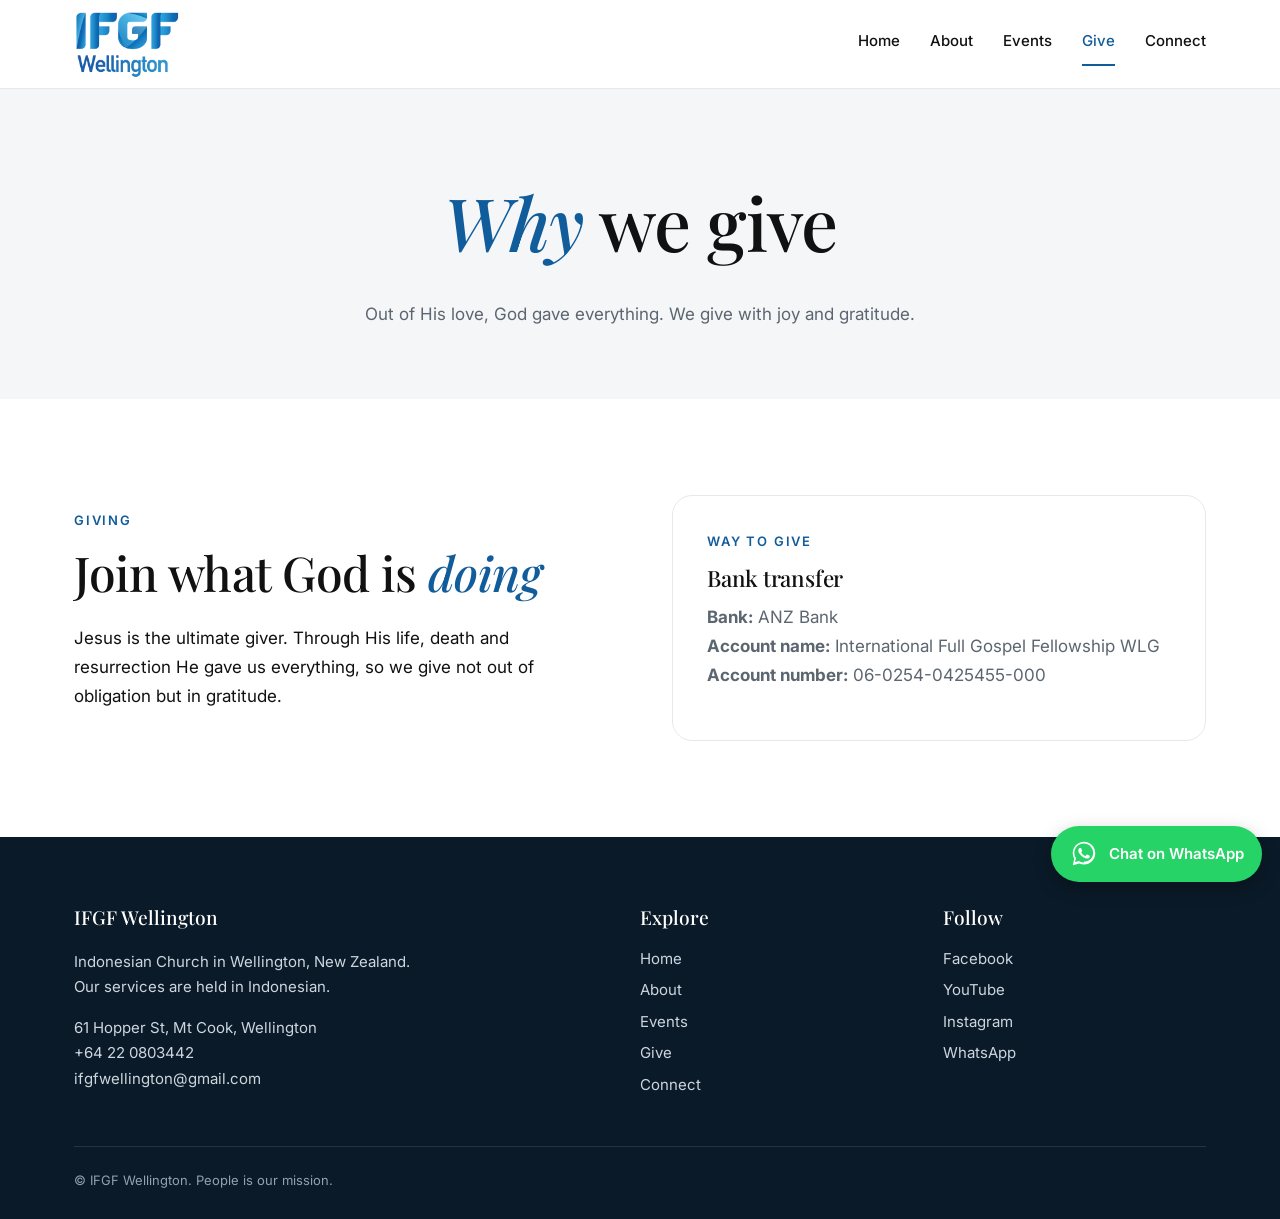
<file: give.html>
<!DOCTYPE html>
<html lang="en"><head><meta charset="utf-8"><meta name="viewport" content="width=device-width, initial-scale=1">
<title>Give | IFGF Wellington</title>
<meta name="description" content="IFGF Wellington - Indonesian Church in Wellington - Wellington, New Zealand. Sunday celebration at 4:30 PM, 61 Hopper St, Mt Cook.">
<link rel="preconnect" href="https://fonts.googleapis.com"><link rel="preconnect" href="https://fonts.gstatic.com" crossorigin>
<link href="https://fonts.googleapis.com/css2?family=Inter:wght@400;500;600&family=Playfair+Display:ital,wght@0,500;1,500&display=swap" rel="stylesheet">
<link rel="icon" href="images/favicon.ico" sizes="any">
<link rel="stylesheet" href="css/style.css"></head><body>
<header><div class="wrap"><a href="index.html"><img src="images/ifgf-logo-blue.png" alt="IFGF Wellington"></a>
<button class="burger" aria-label="Menu" onclick="document.getElementById('nav').classList.toggle('open')">&#9776;</button>
<nav id="nav"><ul><li><a href="index.html">Home</a></li><li><a href="about.html">About</a></li><li><a href="events.html">Events</a></li><li><a href="give.html" class=active>Give</a></li><li><a href="connect.html">Connect</a></li></ul></nav></div></header>
<div class="page-hero"><div class="wrap narrow"><h1><em>Why</em> we give</h1><p>Out of His love, God gave everything. We give with joy and gratitude.</p></div></div>
<section><div class="wrap split"><div><div class="eyebrow">Giving</div><h2>Join what God is <em>doing</em></h2>
<p>Jesus is the ultimate giver. Through His life, death and resurrection He gave us everything, so we give not out of obligation but in gratitude.</p></div>
<div class="card"><div class="eyebrow">Way to give</div><h3>Bank transfer</h3><p><b>Bank:</b> ANZ Bank<br><b>Account name:</b> International Full Gospel Fellowship WLG<br><b>Account number:</b> 06-0254-0425455-000</p></div></div></section>
<footer><div class="wrap"><div><h4>IFGF Wellington</h4><p>Indonesian Church in Wellington, New Zealand.<br>Our services are held in Indonesian.</p>
<p>61 Hopper St, Mt Cook, Wellington<br>+64 22 0803442<br>ifgfwellington@gmail.com</p></div>
<div><h4>Explore</h4><a href="index.html">Home</a><a href="about.html">About</a><a href="events.html">Events</a><a href="give.html">Give</a><a href="connect.html">Connect</a></div>
<div><h4>Follow</h4><a href="https://www.facebook.com/ifgfgisi.wellington">Facebook</a><a href="https://www.youtube.com/@ifgfwellington3514/streams">YouTube</a><a href="https://www.instagram.com/ifgfwellington/">Instagram</a><a href="https://wa.me/64220803442?text=Hi%20IFGF%20Wellington%2C%20I%27d%20like%20to%20know%20more." target="_blank" rel="noopener">WhatsApp</a></div>
<div class="copy">&copy; IFGF Wellington. People is our mission.</div></div></footer><a class="wa-float" href="https://wa.me/64220803442?text=Hi%20IFGF%20Wellington%2C%20I%27d%20like%20to%20know%20more." target="_blank" rel="noopener" aria-label="Chat with us on WhatsApp"><svg viewBox="0 0 32 32" width="30" height="30" aria-hidden="true" fill="#fff"><path d="M16.04 3C9.4 3 4 8.4 4 15.03c0 2.12.55 4.19 1.6 6.01L4 28l7.1-1.86a12.03 12.03 0 0 0 4.94 1.05h.01C22.68 27.19 28 21.8 28 15.17 28 8.4 22.68 3 16.04 3zm0 22.1h-.01a10 10 0 0 1-5.1-1.4l-.37-.22-4.21 1.1 1.12-4.1-.24-.38a9.94 9.94 0 0 1-1.53-5.3c0-5.5 4.5-9.98 10.05-9.98 5.5 0 9.98 4.48 9.98 9.98 0 5.5-4.48 9.3-9.69 9.3zm5.5-7.5c-.3-.15-1.78-.88-2.05-.98-.28-.1-.48-.15-.68.15-.2.3-.78.98-.95 1.18-.17.2-.35.23-.65.08-.3-.15-1.27-.47-2.42-1.5-.9-.8-1.5-1.78-1.67-2.08-.17-.3-.02-.46.13-.6.13-.14.3-.35.45-.52.15-.18.2-.3.3-.5.1-.2.05-.38-.02-.53-.08-.15-.68-1.64-.93-2.24-.25-.58-.5-.5-.68-.5h-.58c-.2 0-.53.08-.8.38-.28.3-1.05 1.03-1.05 2.5s1.08 2.9 1.23 3.1c.15.2 2.12 3.23 5.13 4.53.72.3 1.28.5 1.72.64.72.23 1.37.2 1.88.12.57-.08 1.78-.73 2.03-1.43.25-.7.25-1.3.18-1.43-.08-.12-.28-.2-.58-.35z"/></svg><span>Chat on WhatsApp</span></a></body></html>
</file>
<file: css/style.css>
:root{--ink:#111;--muted:#5c6670;--bg:#fff;--soft:#f4f6f8;--accent:#115c9b;--accent2:#1f76bd}
*{box-sizing:border-box}
html{scroll-behavior:smooth}
body{margin:0;font-family:"Inter",system-ui,sans-serif;color:var(--ink);background:var(--bg);line-height:1.7;font-size:17px}
h1,h2,h3{font-family:"Playfair Display",Georgia,serif;font-weight:500;line-height:1.15;margin:0 0 .5em;letter-spacing:-.01em}
h1{font-size:clamp(2.4rem,6vw,4.6rem)}h2{font-size:clamp(1.9rem,4vw,3rem)}h3{font-size:1.4rem}
em{font-style:italic;color:var(--accent)}
.hero em,.dark em{color:#cfe6fb}
a{color:inherit}img{max-width:100%;display:block}
.wrap{max-width:1180px;margin:0 auto;padding:0 24px}
.narrow{max-width:760px}
/* header */
header{position:sticky;top:0;z-index:50;background:rgba(255,255,255,.94);backdrop-filter:blur(8px);border-bottom:1px solid #e6e9ec}
header .wrap{display:flex;align-items:center;justify-content:space-between;height:78px}
header img{height:54px;width:auto}
nav ul{list-style:none;display:flex;gap:30px;margin:0;padding:0}
nav a{text-decoration:none;font-size:15px;font-weight:500;padding:6px 0;border-bottom:2px solid transparent}
nav a:hover,nav a.active{border-color:var(--accent);color:var(--accent)}
.burger{display:none;background:none;border:0;font-size:28px;cursor:pointer}
/* hero */
.hero{position:relative;min-height:84vh;display:flex;align-items:center;color:#fff;background:#0b2a45 center/cover no-repeat}
.hero:before{content:"";position:absolute;inset:0;background:linear-gradient(90deg,rgba(6,28,48,.85),rgba(6,28,48,.35))}
.hero .wrap{position:relative;padding-top:60px;padding-bottom:60px}
.hero p{font-size:1.2rem;max-width:560px;opacity:.92}
.page-hero{background:var(--soft);padding:90px 0 70px;text-align:center}
.page-hero p{color:var(--muted);max-width:640px;margin:0 auto}
.eyebrow{text-transform:uppercase;letter-spacing:.14em;font-size:13px;font-weight:600;color:var(--accent);margin-bottom:14px}
.hero .eyebrow{color:#cfe6fb}
.btn{display:inline-block;background:var(--ink);color:#fff;padding:14px 32px;border-radius:999px;text-decoration:none;font-weight:600;font-size:15px;border:1px solid var(--ink);transition:.25s;cursor:pointer;font-family:inherit}
.btn:hover{background:var(--accent);border-color:var(--accent)}
.btn.light{background:#fff;color:var(--ink);border-color:#fff}.btn.light:hover{background:transparent;color:#fff}
.btn.ghost{background:transparent;color:var(--ink)}.btn.ghost:hover{background:var(--ink);color:#fff}
section{padding:96px 0}
.split{display:grid;grid-template-columns:1fr 1fr;gap:64px;align-items:center}
.split.rev>:first-child{order:2}
.photo{border-radius:20px;overflow:hidden;aspect-ratio:4/3;background:var(--soft)}
.photo img{width:100%;height:100%;object-fit:cover}
.soft{background:var(--soft)}
.dark{background:var(--accent);color:#fff}
.dark .eyebrow{color:#cfe6fb}
.center{text-align:center}
.cards{display:grid;gap:24px;grid-template-columns:repeat(auto-fit,minmax(250px,1fr));margin-top:48px}
.card{background:#fff;border-radius:20px;padding:34px;border:1px solid #e6e9ec;transition:.25s}
.card:hover{transform:translateY(-4px);box-shadow:0 14px 30px rgba(17,92,155,.12)}
.card img{height:64px;width:auto;margin-bottom:18px}
.card p{color:var(--muted);margin:0 0 16px}
.card .btn{padding:10px 22px;font-size:14px}
.facts{display:grid;gap:20px;grid-template-columns:repeat(auto-fit,minmax(200px,1fr));margin:30px 0}
.fact strong{display:block;font-family:"Playfair Display",serif;font-size:1.5rem;font-weight:500}
.fact span{color:var(--muted)}
.verse{border-left:3px solid var(--accent);padding:6px 0 6px 22px;font-family:"Playfair Display",serif;font-size:1.25rem;font-style:italic;margin:34px 0}
.verse small{display:block;font-family:"Inter";font-style:normal;font-size:14px;color:var(--muted);margin-top:6px}
.vis{columns:2;gap:40px;padding:0;list-style:none}
.vis li{break-inside:avoid;padding:12px 0;border-bottom:1px solid #e6e9ec}
.vis b{color:var(--accent)}
.beliefs{padding-left:22px}.beliefs li{margin-bottom:14px;color:#2b3640}
details{border-bottom:1px solid #e6e9ec;padding:18px 0}
summary{cursor:pointer;font-family:"Playfair Display",serif;font-size:1.3rem}
.gallery{display:grid;gap:14px;grid-template-columns:repeat(auto-fill,minmax(260px,1fr))}
.gallery a{border-radius:16px;overflow:hidden;aspect-ratio:1;display:block}
.gallery img{width:100%;height:100%;object-fit:cover;transition:.5s}.gallery a:hover img{transform:scale(1.07)}
form{display:grid;gap:14px}
input,textarea{width:100%;padding:14px 16px;border:1px solid #cfd6dc;border-radius:12px;font:inherit}
input:focus,textarea:focus{outline:2px solid var(--accent2);border-color:transparent}
.info p{margin:0 0 18px}.info b{display:block;font-size:13px;text-transform:uppercase;letter-spacing:.1em;color:var(--accent)}
.map{border:0;width:100%;height:380px;border-radius:20px;background:#ddd}
.church{padding:22px 0;border-bottom:1px solid #e6e9ec}.church h3{margin:0 0 4px;font-size:1.2rem}.church p{margin:0;color:var(--muted);font-size:15px}
footer{background:#0b1a28;color:#cdd6de;padding:64px 0 28px;font-size:15px}
footer .wrap{display:grid;gap:40px;grid-template-columns:2fr 1fr 1fr}
footer h4{color:#fff;margin:0 0 12px;font-family:"Playfair Display",serif;font-size:1.2rem;font-weight:500}
footer a{text-decoration:none;display:block;margin-bottom:6px}footer a:hover{color:#fff}
footer .copy{grid-column:1/-1;border-top:1px solid #243445;padding-top:22px;font-size:13px;color:#8fa1b2}
@media(max-width:860px){
 .burger{display:block}
 nav{position:absolute;top:78px;left:0;right:0;background:#fff;border-bottom:1px solid #e6e9ec;display:none}
 nav.open{display:block}
 nav ul{flex-direction:column;gap:0;padding:10px 24px}
 nav li{padding:12px 0;border-bottom:1px solid #eef0f2}
 .split{grid-template-columns:1fr;gap:32px}.split.rev>:first-child{order:0}
 section{padding:64px 0}.vis{columns:1}footer .wrap{grid-template-columns:1fr}
}

/* WhatsApp */
.wa-float{position:fixed;right:18px;bottom:18px;z-index:60;display:flex;align-items:center;gap:10px;background:#25D366;color:#fff;text-decoration:none;font-weight:600;font-size:15px;padding:13px 18px;border-radius:999px;box-shadow:0 6px 18px rgba(0,0,0,.25);transition:.25s}
.wa-float:hover{background:#1ebe5b;transform:translateY(-2px)}
.wa-btn{background:#25D366;border-color:#25D366;color:#fff;display:inline-flex;align-items:center;gap:8px}
.wa-btn:hover{background:#1ebe5b;border-color:#1ebe5b}
/* Mobile */
html{-webkit-text-size-adjust:100%}
body{overflow-x:hidden;overflow-wrap:break-word}
input,textarea,button{font-size:16px}
.btn,nav a,summary{min-height:44px}
nav a{display:inline-block}
@media(max-width:860px){
 body{font-size:16px}
 header .wrap{height:64px}header img{height:44px}
 nav{top:64px;box-shadow:0 12px 20px rgba(0,0,0,.08)}
 .hero{min-height:72vh}
 .hero:before{background:linear-gradient(180deg,rgba(6,28,48,.7),rgba(6,28,48,.55))}
 .page-hero{padding:56px 0 44px}
 .wrap{padding:0 18px}
 .card{padding:26px}
 .btn{padding:13px 24px}
 .hero p .btn,section .btn{margin-bottom:10px}
 .gallery{grid-template-columns:repeat(2,1fr);gap:8px}
 .map{height:300px}
 footer .wrap{gap:28px}
}
@media(max-width:520px){
 .wa-float span{display:none}
 .wa-float{padding:14px;right:14px;bottom:14px}
 .facts{grid-template-columns:1fr 1fr}
}

.flyer{margin:0 auto;max-width:560px}.flyer img{width:100%;height:auto;border-radius:20px;box-shadow:0 18px 40px rgba(17,26,40,.25)}

/* 16:9 hero */
.hero{aspect-ratio:16/9;min-height:0;background-position:center}
@media(max-width:860px){.hero{aspect-ratio:auto;min-height:72vh}}
/* stacked logo needs more height */
header .wrap{height:88px}header img{height:68px;width:auto}
nav{}
@media(max-width:860px){header .wrap{height:68px}header img{height:54px}nav{top:68px}}

.nzmap{display:block;border-radius:20px;overflow:hidden;box-shadow:0 14px 30px rgba(11,26,40,.2);transition:.25s}.nzmap:hover{transform:translateY(-3px);box-shadow:0 18px 38px rgba(11,26,40,.3)}.nzmap img{width:100%;height:auto;display:block}

.vgrid{display:grid;gap:24px;grid-template-columns:repeat(auto-fill,minmax(220px,1fr));margin-top:36px}
.vcard{background:#fff;border:1px solid #e6e9ec;border-radius:20px;overflow:hidden;transition:.25s}
.vcard:hover{transform:translateY(-4px);box-shadow:0 14px 30px rgba(17,92,155,.12)}
.vcard img{width:100%;height:auto;aspect-ratio:300/173;object-fit:cover;display:block;background:#eef2f5}
.vtxt{padding:18px 20px 22px}.vtxt h3{font-size:1.15rem;margin:0 0 6px}.vtxt p{margin:0;color:var(--muted);font-size:15px;line-height:1.5}

/* Welcome with photo background */
.welcome{position:relative;color:#fff;background-color:#0b2a45;background-size:cover;background-position:center;min-height:560px;display:flex;align-items:center}
.welcome:before{content:"";position:absolute;inset:0;background:linear-gradient(90deg,rgba(6,28,48,.88) 0%,rgba(6,28,48,.7) 38%,rgba(6,28,48,.1) 75%)}
.welcome .wrap{position:relative;width:100%}
.welcome-text{max-width:520px}
.welcome .eyebrow{color:#cfe6fb}.welcome em{color:#cfe6fb}
@media(max-width:860px){.welcome{min-height:0;background-position:70% center}.welcome:before{background:rgba(6,28,48,.72)}}
/* darker welcome overlay */
.welcome:before{background:linear-gradient(90deg,rgba(4,16,30,.96) 0%,rgba(4,16,30,.88) 40%,rgba(4,16,30,.6) 100%)}
@media(max-width:860px){.welcome:before{background:rgba(4,16,30,.85)}}

.welcome{background-position:center 60%}

.photo img.nat{width:auto;height:auto;max-width:100%;object-fit:none;margin:auto;image-rendering:auto}.photo:has(img.nat){display:flex;align-items:center;justify-content:center;background:#eef2f5}
/* vision: 5 x 2 */
.vgrid{grid-template-columns:repeat(5,1fr);gap:18px}
.vtxt{padding:14px 14px 18px}.vtxt h3{font-size:1.05rem}.vtxt p{font-size:14px}
@media(max-width:1000px){.vgrid{grid-template-columns:repeat(3,1fr)}}
@media(max-width:640px){.vgrid{grid-template-columns:repeat(2,1fr);gap:12px}}

/* values: all 5 in one row */
.values-cards{grid-template-columns:repeat(5,1fr);gap:16px;align-items:stretch}
.values-cards .card{padding:22px 18px}
.values-cards .card h3{font-size:1.15rem}
.values-cards .card p{font-size:13.5px;line-height:1.55;margin:0}
@media(max-width:1000px){.values-cards{grid-template-columns:repeat(2,1fr)}}
@media(max-width:640px){.values-cards{grid-template-columns:1fr}}

/* doctrine: 2 columns */
.beliefs{columns:2;column-gap:56px;padding-left:22px}
.beliefs li{break-inside:avoid;margin-bottom:16px}
@media(max-width:860px){.beliefs{columns:1}}

.dark .card{color:var(--ink);background:#fff}.dark .card .eyebrow{color:var(--accent)}.dark .card p{color:#2b3640;margin:0;line-height:1.9}
</file>
